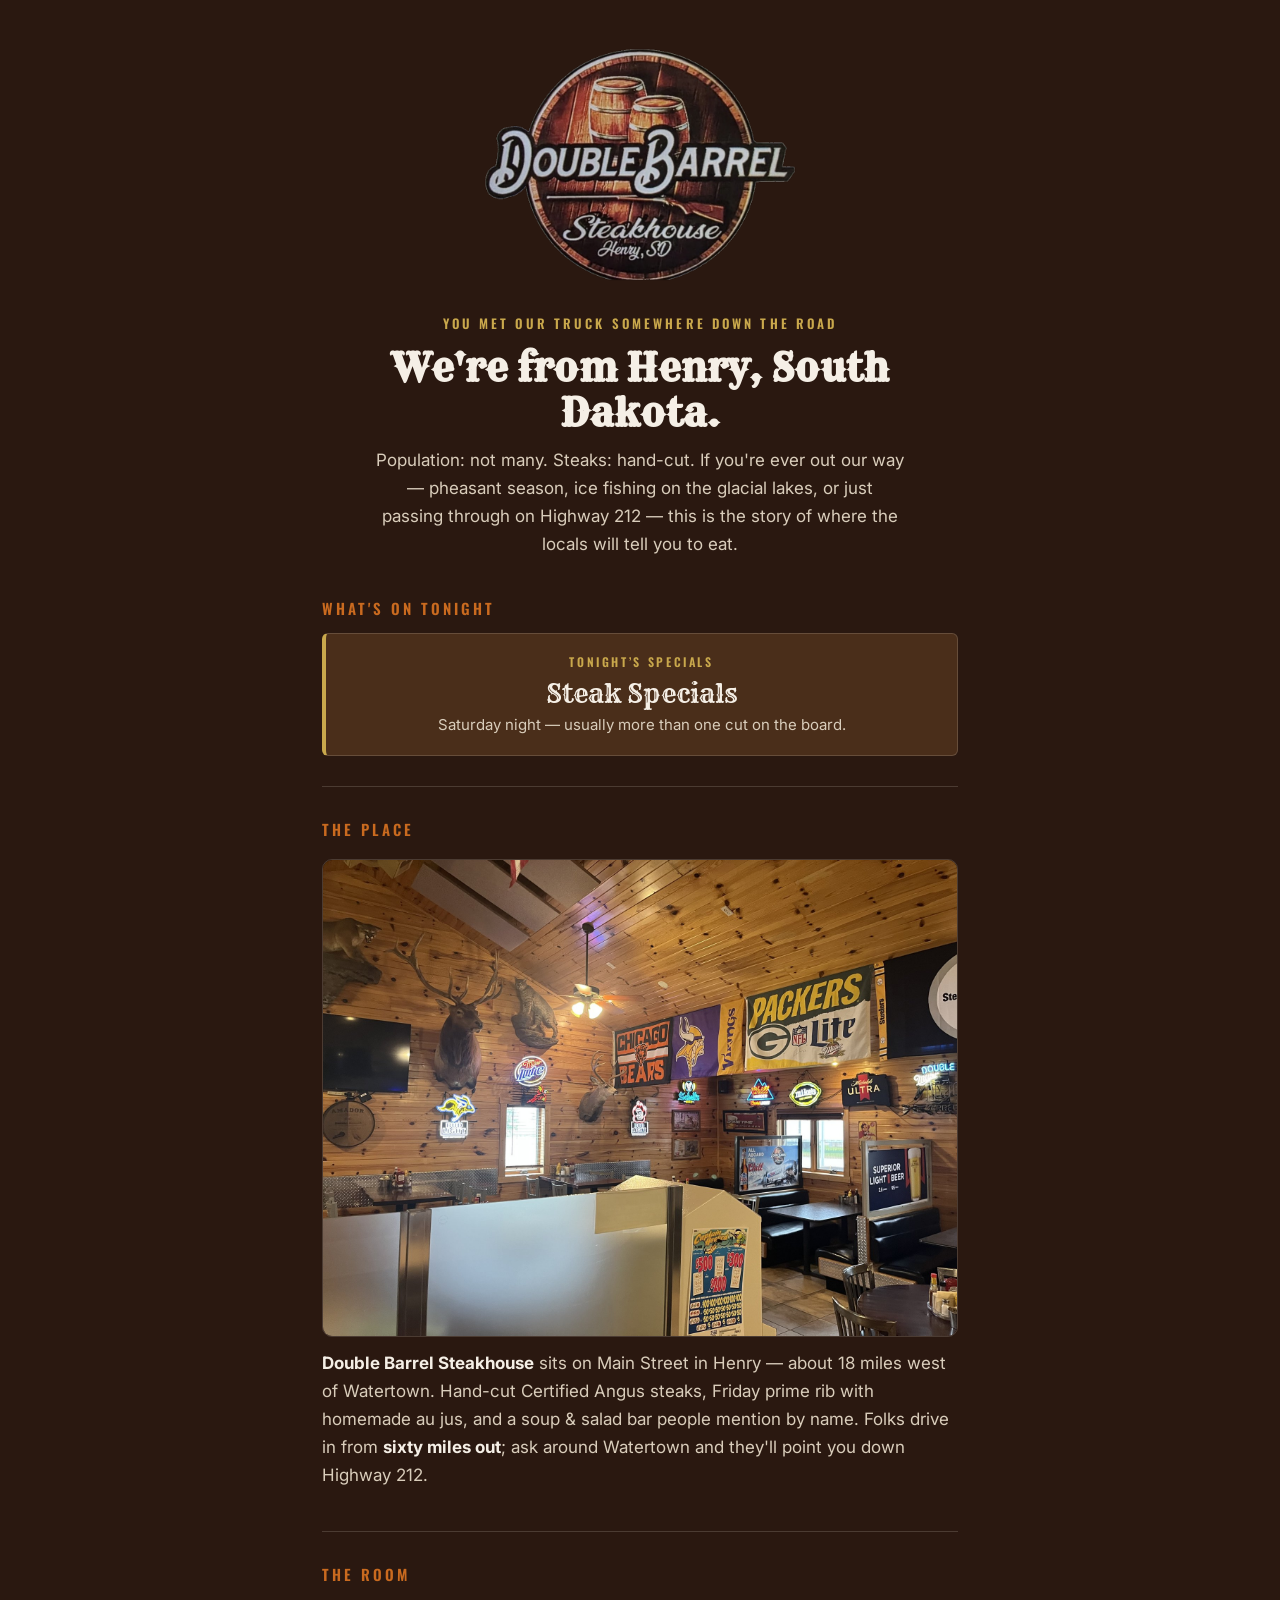
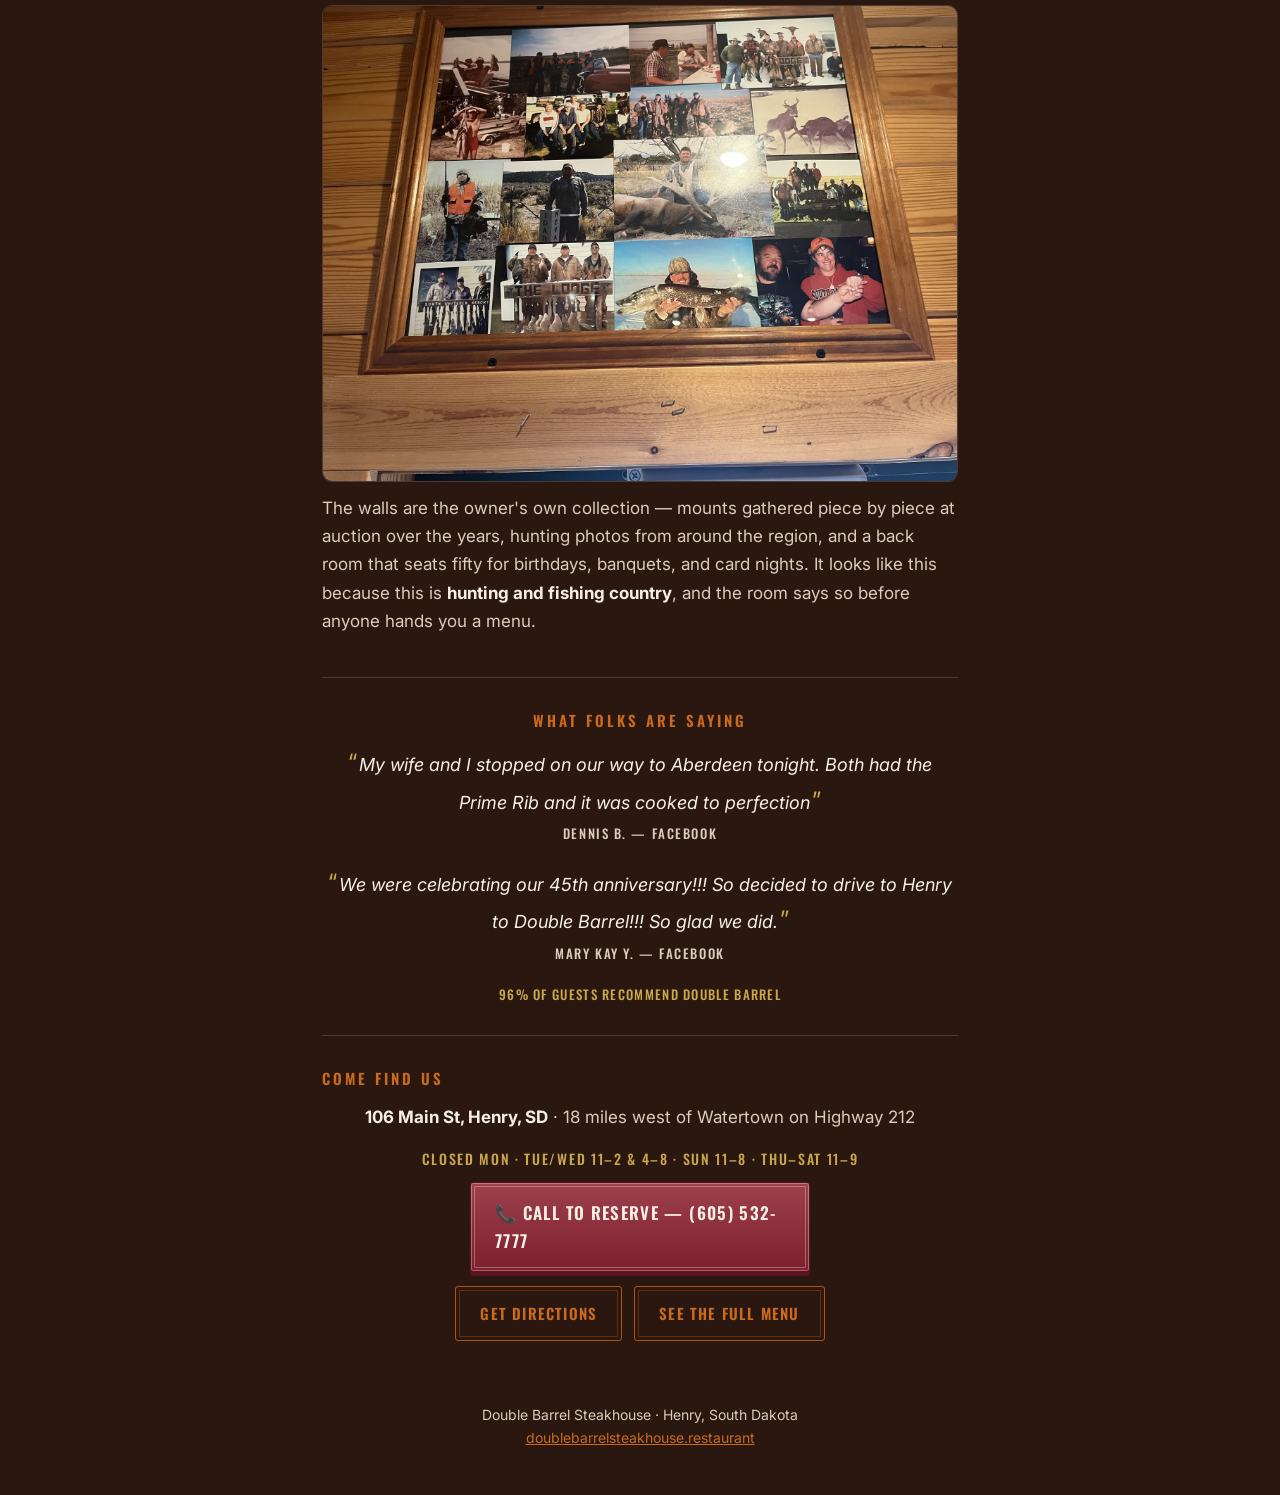
<file: story/index.html>
<!DOCTYPE html>
<html lang="en">
<head>
<meta charset="UTF-8">
<meta name="viewport" content="width=device-width, initial-scale=1.0">
<title>Our Story — Double Barrel Steakhouse · Henry, SD</title>
<meta name="description" content="You met our truck somewhere down the road. Double Barrel Steakhouse — hand-cut steaks, a wall of mounts, and a salad bar people drive 60 miles for. Henry, South Dakota.">
<meta name="theme-color" content="#3B2314">
<link rel="canonical" href="https://www.doublebarrelsteakhouse.restaurant/story/">
<!-- ======================================================================
     STORY LANDING — the vehicle-decal QR points here. Purpose (per Cornie):
     he travels; strangers see the truck; the scan says "I'm from the
     Watertown area — here's my place, here's why people drive to it."
     Warm, short, links back to the main site. Facts only from the
     confirmed record (CRM). Referenced assets live one level up.
     ====================================================================== -->
<link rel="preconnect" href="https://fonts.googleapis.com">
<link rel="preconnect" href="https://fonts.gstatic.com" crossorigin>
<link href="https://fonts.googleapis.com/css2?family=Rye&family=Oswald:wght@500;600;700&family=Inter:wght@400;500;600;700;800&display=swap" rel="stylesheet">
<style>
:root{--wood:#3B2314;--wood-deep:#2A1810;--wood-panel:#4A2E1A;--orange:#B4530F;--orange-hi:#C96A1F;
--cream:#F5EFE6;--cream-dim:#D9CDBB;--red:#8B2232;--gold:#C9A84C;--line:rgba(245,239,230,.16)}
*{margin:0;padding:0;box-sizing:border-box}
body{background:var(--wood-deep);color:var(--cream);font-family:'Inter',system-ui,sans-serif;line-height:1.65;font-size:17px}
.wrap{max-width:680px;margin:0 auto;padding:0 22px}
header{text-align:center;padding:44px 0 8px}
header img{width:min(320px,72vw);height:auto}
.kicker{font-family:'Oswald';font-weight:600;font-size:13px;letter-spacing:.24em;text-transform:uppercase;color:var(--gold);margin-top:20px}
h1{font-family:'Rye',serif;font-size:clamp(26px,6.5vw,38px);line-height:1.2;margin:10px 0 4px;color:var(--cream)}
.lede{color:var(--cream-dim);font-size:17px;max-width:48ch;margin:10px auto 0}
section{padding:30px 0;border-bottom:1px solid var(--line)}
section:last-of-type{border-bottom:none}
h2{font-family:'Oswald';font-weight:600;font-size:15px;letter-spacing:.2em;text-transform:uppercase;color:var(--orange-hi);margin-bottom:12px}
p{margin-bottom:12px;color:var(--cream-dim)}
p b{color:var(--cream)}
.photo{width:100%;border-radius:10px;border:1px solid var(--line);margin:6px 0 4px}

/* --- Tonight's special card --- */
.special-card{background:var(--wood-panel);border:1px solid var(--line);border-left:4px solid var(--gold);
border-radius:6px;padding:18px 20px;margin:6px 0 0;text-align:center}
.special-label{font-family:'Oswald';font-weight:600;font-size:12px;letter-spacing:.22em;text-transform:uppercase;
color:var(--gold);margin-bottom:6px}
.special-name{font-family:'Rye',serif;font-size:clamp(20px,5vw,26px);color:var(--cream);line-height:1.25;margin-bottom:4px}
.special-line{color:var(--cream-dim);font-size:15px;line-height:1.5}
.special-closed{color:var(--cream-dim);font-size:15px;font-style:italic}

/* --- Reviews --- */
.reviews{text-align:center}
.review-quote{font-size:18px;font-style:italic;color:var(--cream);line-height:1.55;margin-bottom:4px}
.review-quote::before{content:"\201C";color:var(--gold);font-size:24px;font-style:normal;margin-right:2px}
.review-quote::after{content:"\201D";color:var(--gold);font-size:24px;font-style:normal;margin-left:2px}
.review-name{font-family:'Oswald';font-weight:500;font-size:13px;letter-spacing:.12em;text-transform:uppercase;
color:var(--cream-dim);margin-bottom:20px}
.review-foot{font-family:'Oswald';font-weight:500;font-size:13px;letter-spacing:.1em;text-transform:uppercase;
color:var(--gold);margin-top:4px}

/* --- CTA --- */
.cta-row{display:flex;flex-wrap:wrap;gap:12px;justify-content:center;padding:8px 0 6px}
.btn{display:inline-flex;align-items:center;justify-content:center;gap:9px;font-family:'Oswald';font-weight:600;
font-size:15px;text-transform:uppercase;letter-spacing:.08em;padding:14px 24px;border-radius:3px;min-height:50px;
text-decoration:none;position:relative;transition:.15s}
.btn-red{color:var(--cream);border:1px solid #5a141f;background:linear-gradient(180deg,rgba(255,225,215,.16),rgba(0,0,0,.1)),var(--red);box-shadow:inset 0 0 0 1px rgba(245,239,230,.32),0 4px 0 #5a141f;width:100%;max-width:340px;font-size:17px;padding:16px 24px}
.btn-red::after{content:"";position:absolute;inset:3px;border:1px solid rgba(245,239,230,.32);border-radius:1px;pointer-events:none}
.btn-outline{color:var(--orange-hi);border:1px solid var(--orange);background:transparent}
.btn-outline::after{content:"";position:absolute;inset:3px;border:1px solid rgba(180,83,15,.4);border-radius:1px;pointer-events:none}
.btn-outline:hover{background:var(--orange);color:var(--cream)}
.factline{font-family:'Oswald';font-weight:500;font-size:14px;letter-spacing:.12em;text-transform:uppercase;
color:var(--gold);text-align:center;padding:4px 0}
footer{text-align:center;padding:26px 0 46px;color:var(--cream-dim);font-size:14px}
footer a{color:var(--orange-hi)}
/* Holiday banner (holiday.js). Hidden unless a holiday is coming up. */
.holiday{padding:34px 22px;text-align:center;background:linear-gradient(180deg,#8B2232,#6E1A27);border-top:3px solid #B4530F;border-bottom:3px solid #B4530F}
.holiday[hidden]{display:none}
.holiday-inner{max-width:720px;margin:0 auto}
.holiday-when{display:block;font-family:'Oswald',sans-serif;font-weight:600;font-size:12.5px;letter-spacing:.22em;text-transform:uppercase;color:#F0D9B5}
.holiday-title{font-family:'Rye',serif;font-weight:400;color:#F5EFE6;font-size:clamp(28px,6vw,40px);line-height:1.12;margin:8px 0 10px}
.holiday-line{color:#F5EFE6;font-size:clamp(16px,3.4vw,19px);line-height:1.5;max-width:46ch;margin:0 auto}
.holiday-fine{color:#E6D6C6;font-size:13px;margin:10px auto 0;max-width:52ch}
</style>
</head>
<body>
<div class="wrap">

<header>
  <img src="../images/logo.png" alt="Double Barrel Steakhouse — Henry, SD">
  <div class="kicker">You met our truck somewhere down the road</div>
  <h1>We're from Henry, South Dakota.</h1>
  <p class="lede">Population: not many. Steaks: hand-cut. If you're ever out our way —
  pheasant season, ice fishing on the glacial lakes, or just passing through on Highway 212 —
  this is the story of where the locals will tell you to eat.</p>
</header>

<!-- Tonight's special — filled by JS from the rotation -->
<section class="holiday" id="holidayBand" data-src="../content/holidays.json" hidden></section>

<section id="special-section">
  <h2>What's on tonight</h2>
  <div class="special-card" id="special-card">
    <noscript>
      <div class="special-name">Hand-cut Certified Angus steaks</div>
      <div class="special-line">Nightly specials — check the full site for tonight's cut.</div>
    </noscript>
  </div>
</section>

<section>
  <h2>The place</h2>
  <img class="photo" src="../images/dining.jpg" alt="Inside the Double Barrel dining room" loading="lazy">
  <p><b>Double Barrel Steakhouse</b> sits on Main Street in Henry — about 18 miles west of
  Watertown. Hand-cut Certified Angus steaks, Friday prime rib with homemade au jus, and a
  soup &amp; salad bar people mention by name. Folks drive in from <b>sixty miles out</b>;
  ask around Watertown and they'll point you down Highway 212.</p>
</section>

<section>
  <h2>The room</h2>
  <img class="photo" src="../images/gunwall.jpg" alt="The mounts and gun wall" loading="lazy">
  <p>The walls are the owner's own collection — mounts gathered piece by piece at auction
  over the years, hunting photos from around the region, and a back room that seats fifty
  for birthdays, banquets, and card nights. It looks like this because this is
  <b>hunting and fishing country</b>, and the room says so before anyone hands you a menu.</p>
</section>

<section class="reviews">
  <h2>What folks are saying</h2>
  <div class="review-quote">My wife and I stopped on our way to Aberdeen tonight. Both had the Prime Rib and it was cooked to perfection</div>
  <div class="review-name">Dennis B. — Facebook</div>
  <div class="review-quote">We were celebrating our 45th anniversary!!! So decided to drive to Henry to Double Barrel!!! So glad we did.</div>
  <div class="review-name">Mary Kay Y. — Facebook</div>
  <div class="review-foot">96% of guests recommend Double Barrel</div>
</section>

<section>
  <h2>Come find us</h2>
  <p style="text-align:center"><b>106 Main St, Henry, SD</b> · 18 miles west of Watertown on Highway 212</p>
  <div class="factline">Closed Mon · Tue/Wed 11–2 &amp; 4–8 · Sun 11–8 · Thu–Sat 11–9</div>
  <div class="cta-row">
    <a class="btn btn-red" href="tel:+16055327777">&#x1F4DE; Call to Reserve — (605) 532-7777</a>
  </div>
  <div class="cta-row">
    <a class="btn btn-outline" href="https://maps.google.com/?q=Double+Barrel+Steakhouse+106+Main+St+Henry+SD" rel="noopener">Get Directions</a>
    <a class="btn btn-outline" href="../">See the Full Menu</a>
  </div>
</section>

<footer>
  Double Barrel Steakhouse · Henry, South Dakota<br>
  <a href="../">doublebarrelsteakhouse.restaurant</a>
</footer>

</div>

<script src="story.js"></script>
<script src="../holiday.js"></script>
</body>
</html>
</file>
